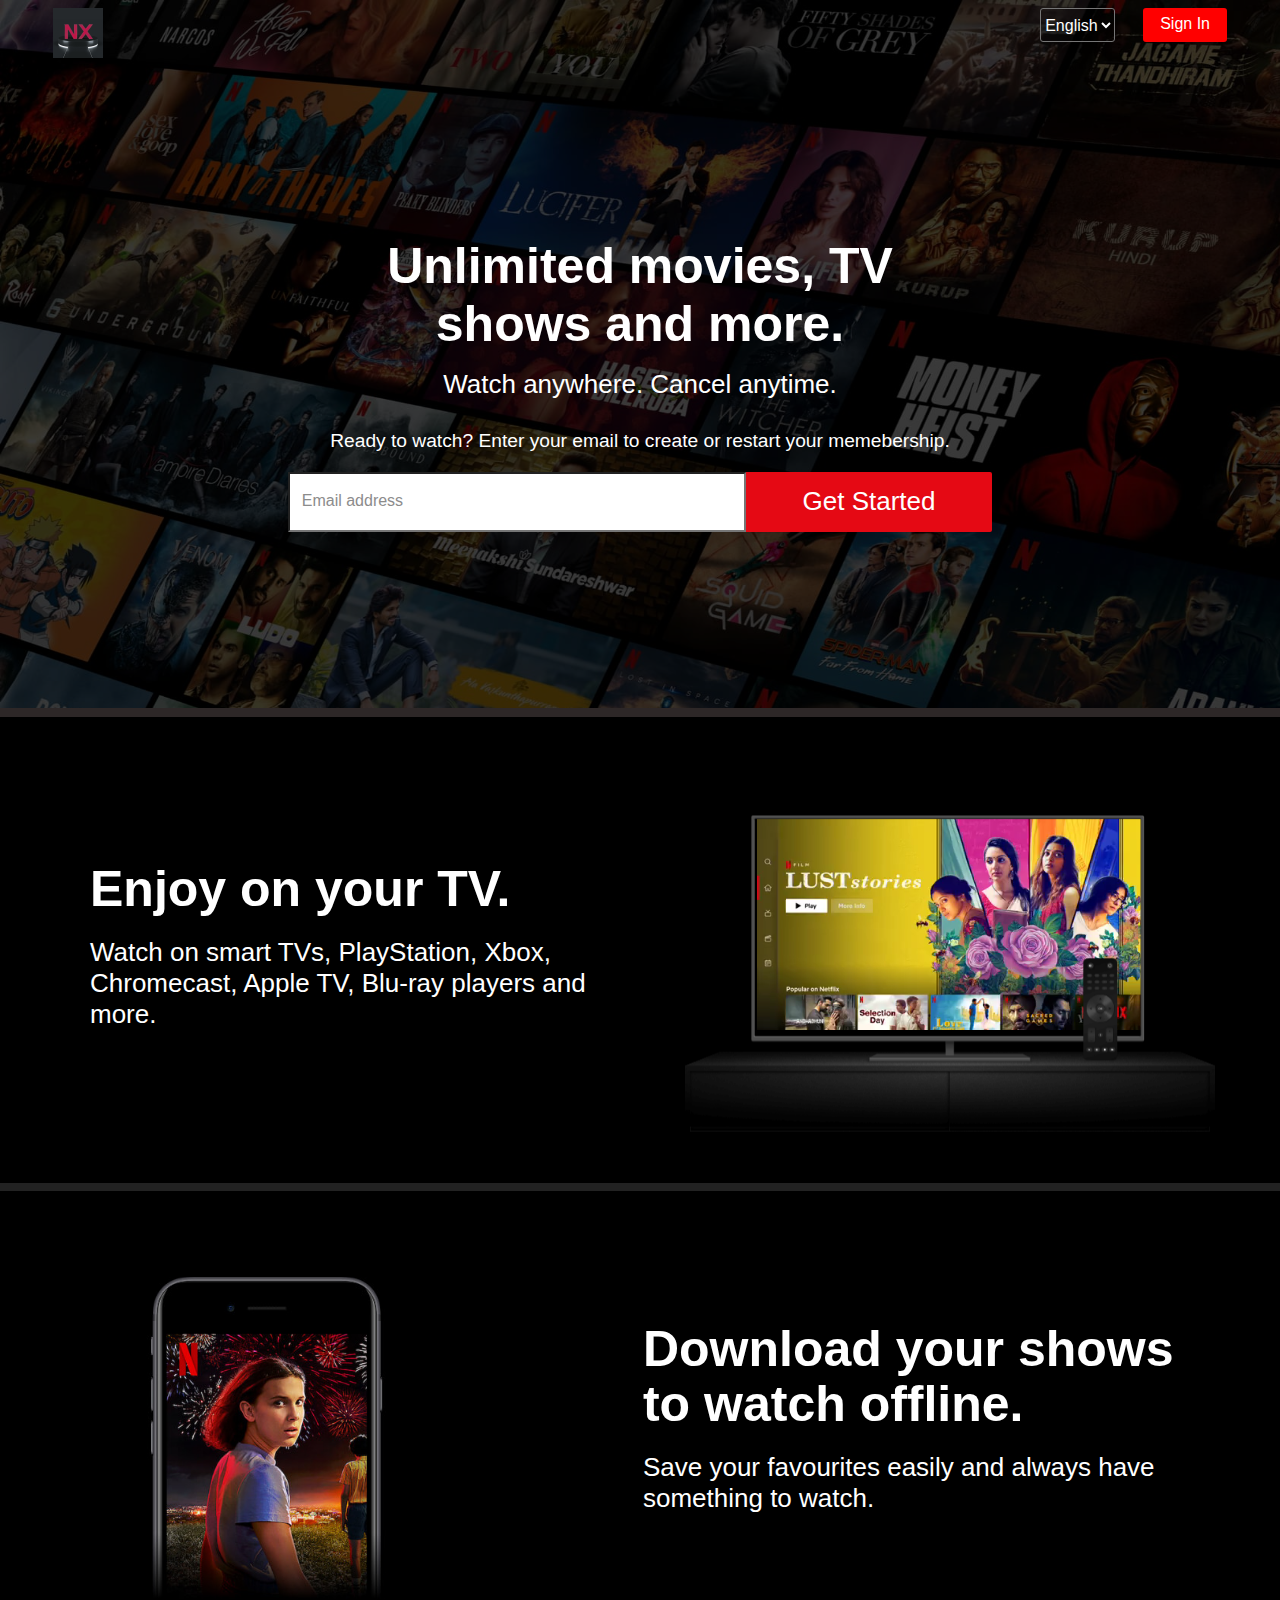
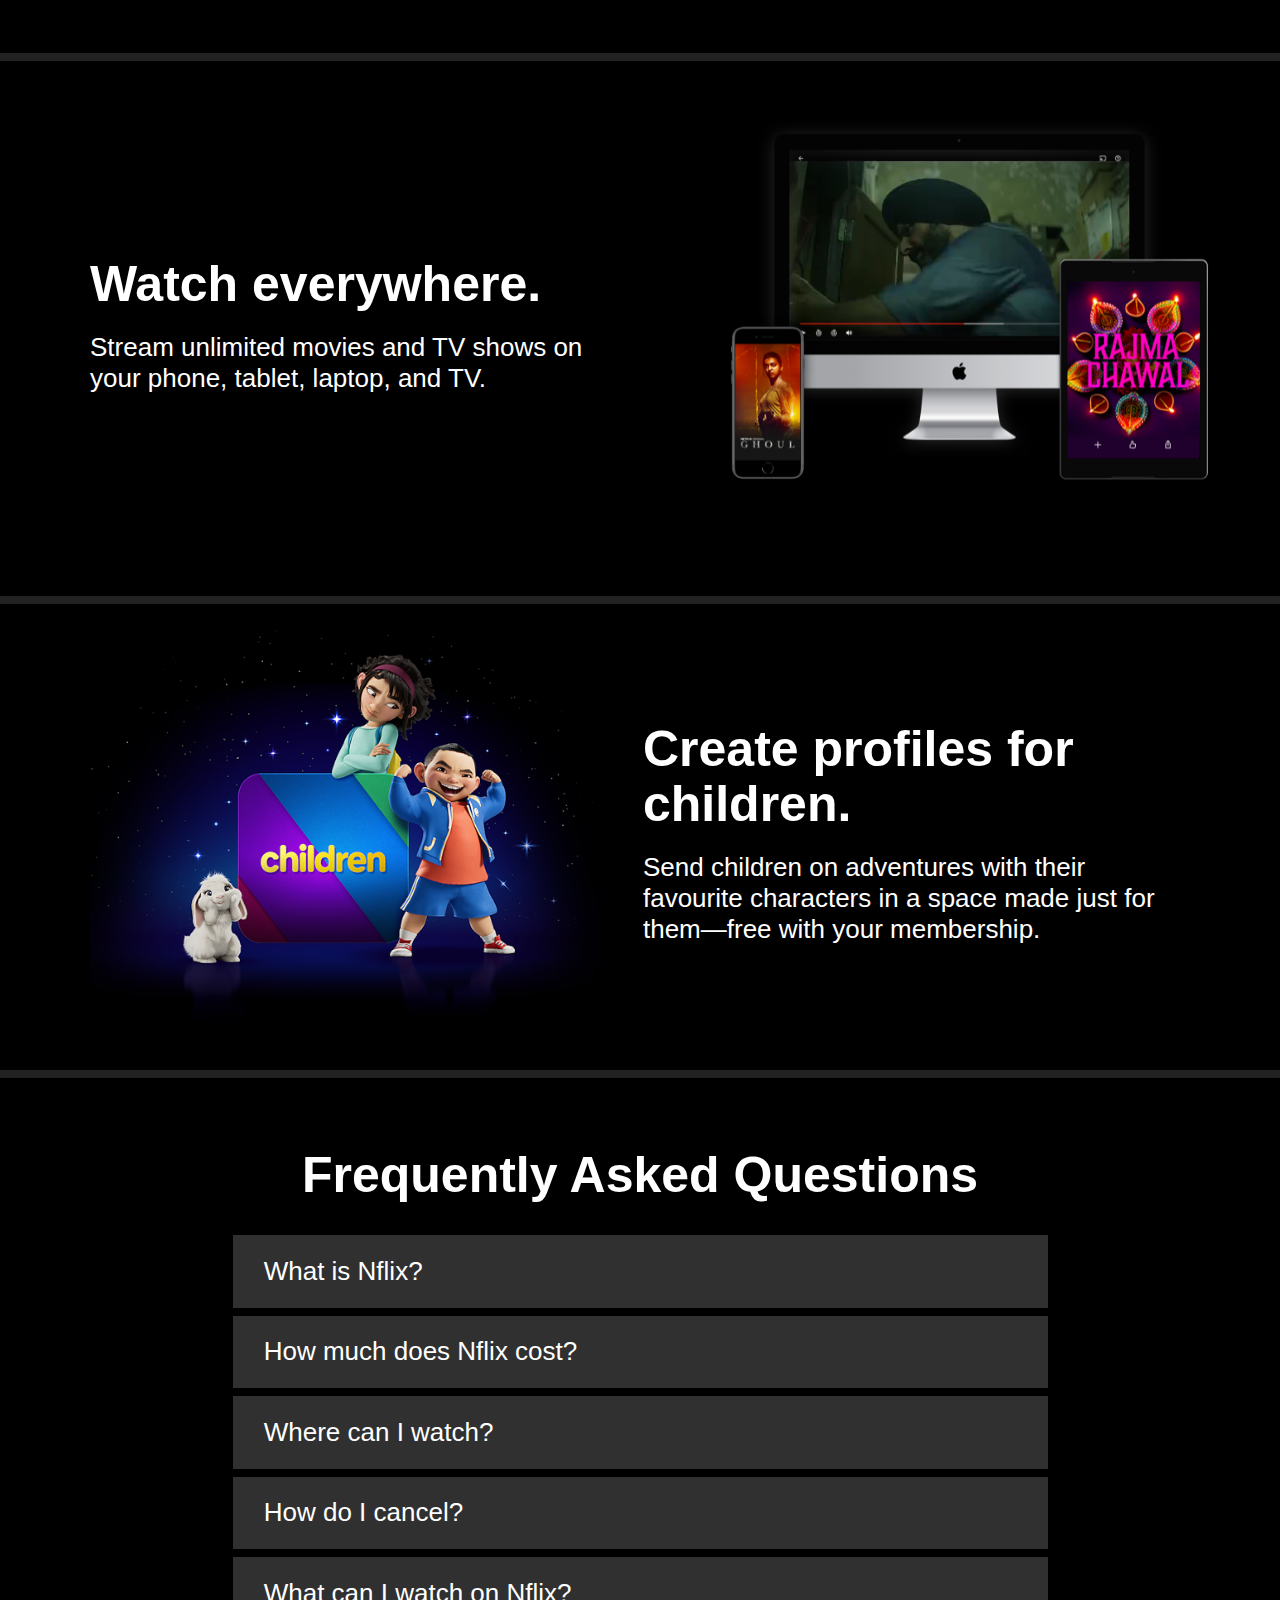
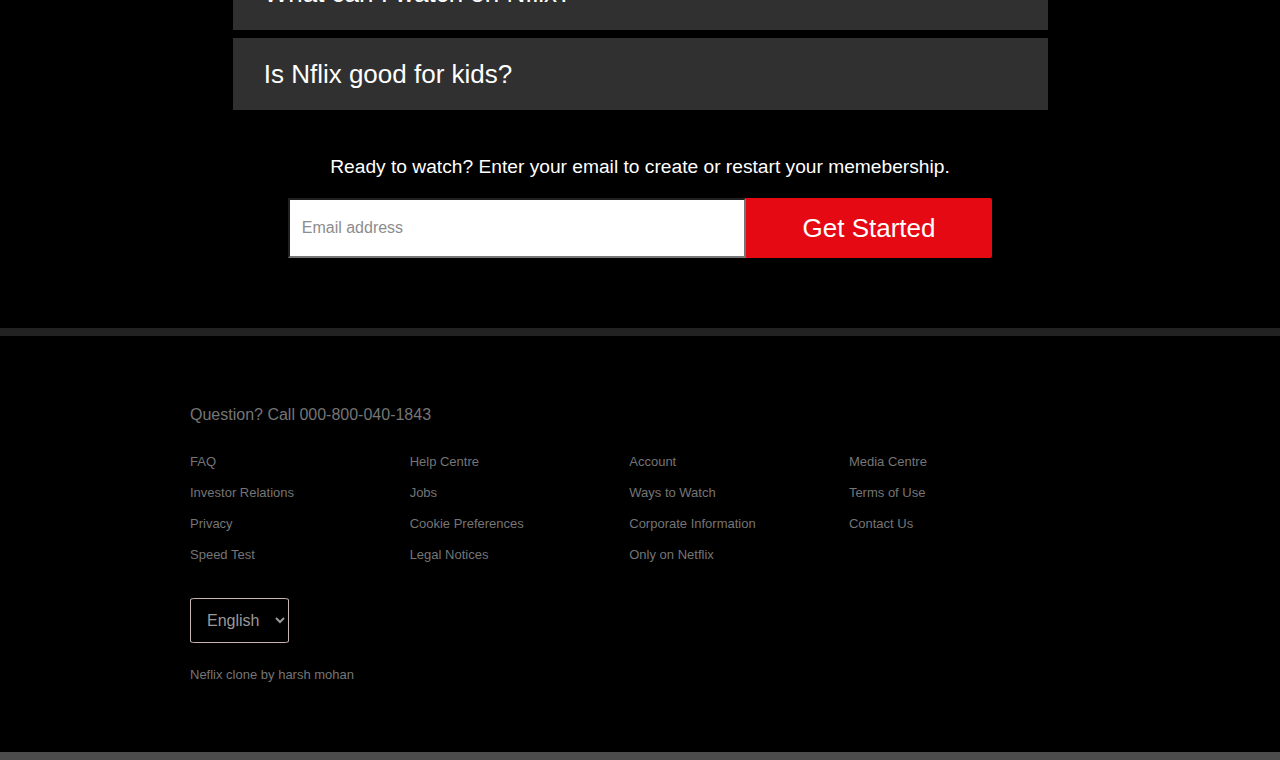
<file: Netflix-Website-Clone/index.html>
<!DOCTYPE html>
<html lang="en">

<head>
    <meta charset="UTF-8">
    <meta http-equiv="X-UA-Compatible" content="IE=edge">
    <meta name="viewport" content="width=device-width, initial-scale=1.0">
    <link rel="stylesheet" href="additionals/styles/style1.css">
    <link rel="stylesheet" href="additionals/styles/style2.css">
    <link rel="stylesheet" href="additionals/styles/style3.css">
    <link rel="stylesheet" href="additionals/styles/style4.css">
    <link rel="stylesheet" href="additionals/styles/style5.css">
    <link rel="stylesheet" href="additionals/styles/style6.css">


    <title>Nflix India - Watch TV Shows Online, Watch Movies Online</title>
    <link rel="icon" href="additionals/main-div/auto-show-designify.png">
</head>

<div class="demo">
    <div class="navbar">
        <span class="logo"><img class="nflix-logo" src="additionals/main-div/auto-show-designify.png" alt="Nflix logo"></span>
        <select name="" id="" class="language" onchange="location=this.value">
            <option value="Nflix-English.html">English</option>
            <option value="Nflix-Hindi.html">हिन्दी</option>
        </select>
        <a href="#" class="sign-button">Sign In</a>
    </div>
    <!-- <div class="background"><img src="background.jpg" alt=""></div> -->
    <div class="heading">
        <h1 class="heading-1">Unlimited movies, TV shows and more.</h1>
        <h2 class="heading-2">Watch anywhere. Cancel anytime.</h2>

        <form action="" class="final-form">
            <h3 class="heading-3">Ready to watch? Enter your email to create or restart your memebership.</h3>
            <div class="email-input">
                <div class=email-1>
                    <input type="email" name="email" id="" class="email-2" placeholder="Email address">
                </div>
                <div class="button-input">
                    <button class="submit-button">Get Started</button>
                </div>
            </div>
        </form>
    </div>
</div>


<div class="sect-1">
    <div class="demo1">
        <div class="main-card-heading">
            <h1 class="card-heading1">Enjoy on your TV.</h1>
            <h2 class="card-heading2">Watch on smart TVs, PlayStation, Xbox, Chromecast, Apple TV, Blu-ray
                players and more.</h2>
        </div>

        <div class="content2">
            <div class="img-cont">
                <img class="main-img" src="additionals/sect-1/tv.png" alt="tv-image">
                <div class="vid-cont">
                    <video autoplay playsinline muted loop class="main-vid"
                        src="additionals/sect-1/tv-video.m4v"></video>
                </div>
            </div>
        </div>
    </div>
</div>

<div class="sect-2">
    <div class="demo1">
        <div class="main-card-heading">
            <h1 class="card-heading1">Download your shows to watch offline.</h1>
            <h2 class="card-heading2">Save your favourites easily and always have something to watch.</h2>
        </div>
        <div class="content2">
            <div class="img-cont">
                <img class="main-img" src="additionals/sect-2/sg-banner.jpg" alt="stranger-thing-image">
            </div>
        </div>
    </div>
</div>

<div class="sect-3">
    <div class="demo1">
        <div class="main-card-heading">
            <h1 class="card-heading1">Watch everywhere.</h1>
            <h2 class="card-heading2">Stream unlimited movies and TV shows on your phone, tablet, laptop, and TV.
            </h2>
        </div>

        <div class="content2">
            <div class="img-cont">
                <img class="main-img" src="additionals/sect-3/apple-tv.png" alt="sacred-games-tv">
                <div class="vid-cont">
                    <video autoplay playsinline muted loop class="main-vid"
                        src="additionals/sect-3/apple-tv-video.m4v"></video>
                </div>
            </div>
        </div>
    </div>
</div>

<div class="sect-4">
    <div class="demo1">
        <div class="main-card-heading">
            <h1 class="card-heading1">Create profiles for children.</h1>
            <h2 class="card-heading2">Send children on adventures with their favourite characters in a space made
                just for them—free with your membership.</h2>
        </div>
        <div class="content2">
            <div class="img-cont">
                <img class="main-img" src="additionals/sect-4/kids.png" alt="for-kids">
            </div>
        </div>
    </div>
</div>

<div class="main-faq">
    <div class="faq-cont">
        <h1 class="faq-heading card-heading1">Frequently Asked Questions</h1>
        <ul class="main-list">
            <li class="faq-item">
                <button class="question card-heading2" onclick="openUp(first)">
                    What is Nflix?
                </button>
                <div id="first" class="answer-close card-heading2">
                    <span>
                        Nflix is a streaming service that offers a wide variety of award-winning TV shows, movies,
                        anime, documentaries and more – on thousands of internet-connected devices.
                        <br><br>
                        You can watch as much as you want, whenever you want, without a single ad – all for one low
                        monthly price. There's always something new to discover, and new TV shows and movies are
                        added
                        every week!
                    </span>
                </div>
            </li>
            <li class="faq-item">
                <button class="question card-heading2" onclick="openUp(second)">
                    How much does Nflix cost?
                </button>
                <div id="second" class="answer-close card-heading2">
                    <span>
                        Watch Netflix on your smartphone, tablet, Smart TV, laptop, or streaming device, all for one
                        fixed monthly fee. Plans range from ₹ 100 to ₹500 a month. No extra costs, no contracts.
                    </span>
                </div>
            </li>
            <li class="faq-item">
                <button class="question card-heading2" onclick="openUp(third)">
                    Where can I watch?
                </button>
                <div id="third" class="answer-close card-heading2">
                    <span>
                        Watch anywhere, anytime. Sign in with your Netflix account to watch instantly on the web at
                        nflix.com from your personal computer or on any internet-connected device that offers the
                        , including smart TVs, smartphones, tablets, streaming media players and game
                        consoles.
                        <br><br>
                        You can also download your favourite shows with the iOS, Android, or Windows 10 app. Use
                        downloads to watch while you're on the go and without an internet connection. Take Nflix
                        with you anywhere.
                    </span>
                </div>
            </li>
            <li class="faq-item">
                <button class="question card-heading2" onclick="openUp(fourth)">
                    How do I cancel?
                </button>
                <div id="fourth" class="answer-close card-heading2">
                    <span>
                        Nflix is flexible. There are no annoying contracts and no commitments. You can easily
                        cancel your account online in two clicks. There are no cancellation fees – start or stop
                        your account anytime.
                    </span>
                </div>
            </li>
            <li class="faq-item">
                <button class="question card-heading2" onclick="openUp(fifth)">
                    What can I watch on Nflix?
                </button>
                <div id="fifth" class="answer-close card-heading2">
                    <span>
                        Nflix has an extensive library of feature films, documentaries, TV shows, anime,
                        award-winning Netflix originals, and more. Watch as much as you want, anytime you want.
                    </span>
                </div>
            </li>
            <li class="faq-item">
                <button class="question card-heading2" onclick="openUp(sixth)">
                    Is Nflix good for kids?
                </button>
                <div id="sixth" class="answer-close card-heading2">
                    <span>
                        The Nflix Kids experience is included in your membership to give parents control while
                        kids enjoy family-friendly TV shows and films in their own space.
                        <br><br>
                        Kids profiles come with PIN-protected parental controls that let you restrict the maturity
                        rating of content kids can watch and block specific titles you don’t want kids to see.
                    </span>
                </div>
            </li>
        </ul>

        <div class="heading-footer">
            <form action="" class="final-form">
                <h3 class="heading-3">Ready to watch? Enter your email to create or restart your memebership.</h3>
                <div class="email-input">
                    <div class=email-1>
                        <input type="email" name="email" id="" class="email-2" placeholder="Email address">
                    </div>
                    <div class="button-input">
                        <button class="submit-button">Get Started</button>
                    </div>
                </div>
            </form>
        </div>
    </div>
</div>
<div class="main-footer-container">
    <div class="footer-container">
        <div class="footer-content">
            <p class="footer-heading">
                Question? Call
                <a class="footer-heading-anchor" href="tel:000-800-040-1843">000-800-040-1843</a>
            </p>
            <ul class="footer-list">
                <li class="footer-list-item">
                    <a href="https://help.netflix.com/en/node/412" target="_blank" class="footer-list-anchor">
                        FAQ
                    </a>
                </li>
                <li class="footer-list-item">
                    <a href="https://help.netflix.com/en/" target="_blank" class="footer-list-anchor">
                        Help Centre
                    </a>
                </li>
                <li class="footer-list-item">
                    <a href="https://www.netflix.com/in/login?nextpage=https%3A%2F%2Fwww.netflix.com%2Fyouraccount"
                        target="_blank" class="footer-list-anchor">
                        Account
                    </a>
                </li>
                <li class="footer-list-item">
                    <a href="https://media.netflix.com/en/" target="_blank" class="footer-list-anchor">
                        Media Centre
                    </a>
                </li>
                <li class="footer-list-item">
                    <a href="https://ir.netflix.net/ir-overview/profile/default.aspx" target="_blank"
                        class="footer-list-anchor">
                        Investor Relations
                    </a>
                </li>
                <li class="footer-list-item">
                    <a href="https://jobs.netflix.com/" target="_blank" class="footer-list-anchor">
                        Jobs
                    </a>
                </li>
                <li class="footer-list-item">
                    <a href="https://devices.netflix.com/en/" target="_blank" class="footer-list-anchor">
                        Ways to Watch
                    </a>
                </li>
                <li class="footer-list-item">
                    <a href="https://help.netflix.com/legal/termsofuse" target="_blank" class="footer-list-anchor">
                        Terms of Use
                    </a>
                </li>
                <li class="footer-list-item">
                    <a href="https://help.netflix.com/legal/privacy" target="_blank" class="footer-list-anchor">
                        Privacy
                    </a>
                </li>
                <li class="footer-list-item">
                    <a href="#" target="_blank" class="footer-list-anchor">
                        Cookie Preferences
                    </a>
                </li>
                <li class="footer-list-item">
                    <a href="https://help.netflix.com/legal/corpinfo" target="_blank" class="footer-list-anchor">
                        Corporate Information
                    </a>
                </li>
                <li class="footer-list-item">
                    <a href="https://help.netflix.com/en/contactus" target="_blank" class="footer-list-anchor">
                        Contact Us
                    </a>
                </li>
                <li class="footer-list-item">
                    <a href="https://fast.com/" target="_blank" class="footer-list-anchor">
                        Speed Test
                    </a>
                </li>
                <li class="footer-list-item">
                    <a href="https://help.netflix.com/legal/notices" target="_blank" class="footer-list-anchor">
                        Legal Notices
                    </a>
                </li>
                <li class="footer-list-item">
                    <a href="https://www.netflix.com/in/browse/genre/839338" target="_blank" class="footer-list-anchor">
                        Only on Netflix
                    </a>
                </li>
            </ul>
            <div class="footer-language-container">
                <select name="" id="language-select" onchange="location=this.value">
                    <option value="Nflix-English.html">English</option>
                    <option value="Nflix-Hindi.html">हिन्दी</option>
                </select>
            </div>
            <p class="final-footer">Neflix clone by harsh mohan</p>
        </div>
    </div>
</div>

<script src="additionals/styles/script.js"></script>
</body>

</html>
</file>
<file: Netflix-Website-Clone/additionals/styles/style1.css>
body{
    background: linear-gradient(
        rgba(0, 0, 0, 0.7), 
        rgba(0, 0, 0, 0.7)),
        url(background.jpg) no-repeat;
        background-size: 1519px 748px;
        object-fit: scale-down;
}



/* body{
    background: linear-gradient(
        to top, rgba(0,0,0,1.8) ,rgba(0,0,0,0) 56%, rgba(0,0,0,1.8) 100%),
        url(background.jpg) no-repeat;
        background-size: 1519px 748px;
        object-fit: scale-down;
} */


*{
    font-family: Arial, Helvetica, sans-serif;
}


.navbar{
    /* border: 2px solid black; */
    display: flex;
    margin: 0px 45px;
    justify-content:flex-start;
    /* flex-flow: row nowrap; */
    direction: ltr;
}

.logo{
    margin-right: auto;
    /* margin-right: 1018.81px; */
}

.netflix-logo{
    width: 167px;
    height: 50px; 
}

.language{
    display: inline-block;
    margin-right: 2rem;
    margin-bottom: 20px;

    font-size: 16px;
    background: none;
    color: white;
    border-radius: 3px;
    /* justify-items:flex-end; */    
}

option{
        background-color:#8c8c8c;
    }

.sign-button{
    text-decoration: none;
    background-color: red;
    color: white;
    font-weight: 400;
    font-size: 1rem;
    padding: 7px 17px;
    border-radius: 3px;
    line-height: normal;
    margin: 0px 0px 20px 0px;
}
</file>
<file: Netflix-Website-Clone/additionals/styles/style2.css>
.heading{
    color: white;
    /* width: 950px;
    height: 508px; */
    /* border: 2px solid white; */
    padding: 75px 0px;
    margin: 100px auto;
    /* width: 62.5%; */

    position: relative;
    width: 100%;
    /* padding: 75px 0; */
    max-width: 950px;
    /* max-width: 950px; */

    /* margin: 0 auto; */



    /* margin:200px 500px;  */
    /* max-width: 950px; */
    
}
.heading-1{
    margin:0px auto;
    font-size: 64px;
    text-align: center;
    max-width: 640px;
}

.heading-2{
    margin: 16px auto;
    font-size: 26px;
    text-align: center;
    font-weight: 100;
    max-width: 640px;

}

.final-form{
    display: flex;
    flex-wrap: wrap;
    flex-direction: column;
    padding: 0.85rem 0px 0px 0px;
    max-width: 950px;
}

.heading-3{
    font-size: 18px;
    font-weight: 100;
    text-align: center;
    padding: 0px 47.5px 20px 47.5px;
    margin: auto;
    max-width: 450px;
}

.email-input{
    display: flex;
    flex-wrap: wrap;
    flex-direction: row;
    justify-content: center;
    /* width: 500px;
    height: 70px; */
    /* border: 2px solid white; */
}
/* .email-1{
    display: flex;
    width: 500px;
    height: 70px;
} */
.email-2{
    min-width:500px;
    height: 64px;
    border-top-right-radius: 0px ;
    border-bottom-right-radius: 0px;
}
::placeholder{
    font-family: Arial, Helvetica, sans-serif;
    font-size: 16px;
    padding: 10px 10px 0px 10px;
    color: #8c8c8c;
}



.submit-button{
    width: 246.53px;
    min-height: 70px;
    font-family: Arial, Helvetica, sans-serif;
    font-size: 16px;
    color: white;
    min-height: 40px;
    background-color:  #e50914;
    border-top-right-radius: 2px;
    border-bottom-right-radius: 2px;
    border: black;
}

.submit-button:hover{
    cursor: pointer;
    background-color: rgb(216, 90, 23);
}
.submit-button:active{
    background-color: rgb(163, 64, 11);
}
</file>
<file: Netflix-Website-Clone/additionals/styles/style3.css>
.sect-1{
    position: relative;
    border-bottom: 8px solid #222;
    padding: 70px 45px;
    margin-bottom: 0;
    background: 0 0;
    background-color: black;
    color: #fff;
    margin: -35px -8px 10px -8px;
    border-top: 9px solid rgb(45, 39, 39);
    /* border: 2px solid white; */
}
.sect-1-hindi{
    margin: -50px -8px 10px -8px;
}

.demo1{
    max-width: 1100px;
    margin: 0 auto;
    display: flex;
    align-items: center;
    justify-content: space-between;
}

.main-card-heading{
    margin: -5% 0;
    width: 52%;
    height: 100%;
    flex: 0 1 auto;
    padding: 0 3rem 0 0;
    z-index: 3;  
} 

.card-heading1{
    font-size: 3.125rem;
    line-height: 1.1;
    margin-bottom: 0.5rem;
    margin: 0 0 0.4em 0;
}
.card-heading2{
    font-size: 1.625rem;
    font-weight: 400;
    margin: 0.75em 0 0.25em 0;
}

.content2{
    width: 48%;
    height: 100%;
    display: flex;
    flex: 0 1 auto;
}

.img-cont{
    position: relative;
    /* overflow: hidden; */
    margin: -10% -5% -5% 0;
}
.main-img{
    position: relative;
    z-index: 2;
    max-width: 100%;
    height: auto;
    /* border: 0;  */
}
.vid-cont{
    width: 100%;
    height: 100%;
    max-width: 73%;
    max-height: 54%;
    position: absolute;
    top: 46%;
    left: 50%;
    transform: translate(-50%,-50%);
}
.main-vid{
    width: 100%;
    height: 100%;
    display: inline-block;
    vertical-align: baseline;
    object-fit: contain;
}

.sect-2{
    position: relative;
    border-bottom: 8px solid #222;
    padding: 70px 45px;
    margin-bottom: 0;
    background: 0 0;
    background-color: black;
    color: #fff;
    margin: -10px -8px 10px -8px;
    /* border: 2px solid white; */
}
.sect-2 .demo1{
    max-width: 1100px;
    margin: 0 auto;
    display: flex;
    align-items: center;
    justify-content: space-between;
    flex-flow: row-reverse;
}
.sect-2 .main-card-heading{
    /* margin: -5% 0; */
    width: 52%;
    height: 100%;
    flex: 0 1 auto;
    padding: 0 0 0 3rem;
    z-index: 3;  
}

.sect-2 .card-heading1{
    font-size: 3.125rem;
    line-height: 1.1;
    margin-bottom: 0.5rem;
    margin: 0 0 0.4em;
}
.sect-2 .card-heading2{
    font-size: 1.625rem;
    font-weight: 400;
    margin: 0.75em 0 0.25em 0;
}

.sect-2 .content2{
    width: 48%;
    height: 100%;
    display: flex;
    flex: 0 1 auto;
    box-sizing: border-box;
}

.sect-2 .img-cont{
    position: relative;
    overflow: hidden;
    margin: -8% 0 -4% -15%;
    min-height: 100px;
    width: 100%;
}
.sect-2 .main-img{
    max-width: 100%;
    height: auto;
    border: 0;
}


.sect-3{
    position: relative;
    border-bottom: 8px solid #222;
    padding: 70px 45px;
    margin-bottom: 0;
    background: 0 0;
    background-color: black;
    color: #fff;
    margin: -10px -8px 10px -8px;
    /* border: 2px solid white; */
}

.sect-3 .main-card-heading{
    margin: -2% 0;
    width: 52%;
    height: 100%;
    flex: 0 1 auto;
    padding: 0 3rem 0 0;
    z-index: 3;  
} 

.sect-3 .img-cont{
    position: relative;
    overflow: hidden;
    margin: -5% -10% 0 0;
}

.sect-3 .vid-cont{
    width: 100%;
    height: 100%;
    max-width: 63%;
    max-height: 47%;
    position: absolute;
    top: 34%;
    left: 50%;
    transform: translate(-50%,-50%);
}


.sect-4{
    position: relative;
    border-bottom: 8px solid #222;
    padding: 70px 45px;
    margin-bottom: 0;
    background: 0 0;
    background-color: black;
    color: #fff;
    margin: -10px -8px 10px -8px;
    /* border: 2px solid white; */
}
.sect-4 .demo1{
    max-width: 1100px;
    margin: 0 auto;
    display: flex;
    align-items: center;
    justify-content: space-between;
    flex-flow: row-reverse;
}
.sect-4 .main-card-heading{
    /* margin: -5% 0; */
    width: 52%;
    height: 100%;
    flex: 0 1 auto;
    padding: 0 0 0 3rem;
    z-index: 3;  
}

.sect-4 .card-heading1{
    font-size: 3.125rem;
    line-height: 1.1;
    margin-bottom: 0.5rem;
    margin: 0 0 0.4em;
}
.sect-4 .card-heading2{
    font-size: 1.625rem;
    font-weight: 400;
    margin: 0.75em 0 0.25em;
}

.sect-4 .content2{
    width: 48%;
    height: 100%;
    display: flex;
    flex: 0 1 auto;
}

.sect-4 .img-cont{
    position: relative;
    overflow: hidden;
    /* margin: -10% -5% -5% 0; */
}
.sect-4 .main-img{
    max-width: 100%;
    height: auto;
    border: 0;
}
</file>
<file: Netflix-Website-Clone/additionals/styles/style4.css>
.main-faq{
    border-bottom: 8px solid #222;
    padding: 70px 45px;
    background-color: black;
    margin: -10px -8px 10px -8px;
    position: relative;
    margin-bottom: 0;
    text-align: center;
    /* background: 0 0; */
    color: #fff;
}
.faq-cont{
    /* font-size: 50px; */
    font-weight: 400;
}
/* .faq-heading {
    font-size: 3.125rem;
    line-height: 1.1;
    margin: 0 0 0.4em 0;
    margin-bottom: 0.5rem;
} */
.main-list{
    margin: 2em auto;
    max-width: 815px;
    padding: 0;

}
.faq-item{
    list-style-type: none;
    /* text-decoration: none; */
    margin: 0 0 8px 0;
}
.question{
    padding: 0.8em 2.2em 0.8em 1.2em;
    margin:0 0 1px 0;
    color: #fff;
    font-size: 26px;
    /* font-weight: 400; */
    position: relative;
    width: 100%;
    border: 0;
    display: block;
    text-align: left;
    background: #303030;
    cursor: pointer;
}

.answer-close{
    display: none;
}
.answer-open{
    background:#303030;
    font-size: 26px;
    font-weight: 400;
    text-align: left;
    padding: 1.2em;
    display: inline-block !important;  
    margin:0;
}

.heading-footer{
    color: white;
    padding: 0px 0px;
    margin: 0px auto;
    position: relative;
    width: 100%;
    max-width: 950px;
}
</file>
<file: Netflix-Website-Clone/additionals/styles/style5.css>
.main-footer-container{
    padding: 70px 45px;
    background-color: black;
    margin: 0px -8px 10px -8px;
    position: relative;
    margin-bottom: 0;
    /* text-align: center; */
    color: #757575;
}

.footer-container{
    max-width: 1000px;
    margin: 0 auto;
}

.footer-content{
    margin: 0 auto;
    width: 90%;
}

.footer-heading{
    padding: 0;
    margin: 0 0 30px;
    font-size: 1em;
    color: #757575;
}
.footer-heading-anchor{
    text-decoration: none;
    color: #757575;
}
a:hover{
    text-decoration: underline;
}

.footer-list{
    padding: 0;
    font-size: 13px;
    text-decoration: none;
}

.footer-list-item{
    list-style: none;
    margin-left: 0;
    display: inline-block;
    box-sizing: border-box;
    padding:0;
    margin: 0 0 16px 0;
    min-width: 100px;
    width: 24%;
    padding-right: 12px;
    vertical-align: top;
}

.footer-list-anchor{
    color:#757575;
    text-decoration: none;
}

.footer-language-container{
    margin-top: 20px;
}
#language-select{
    background-color: black;
    color: #999;
    font-size: 16px;
    border: 1px solid #c9b4b4;
    border-radius: 5%;
    padding: 12px;
    background-image: none;
}
#language-select option{
    background-color: black;
}

.final-footer{
    font-size: 13px;
    margin: 24px 0 0 0;
}
</file>
<file: Netflix-Website-Clone/additionals/styles/style6.css>
@media only screen and (min-width: 950px) and (max-width: 1449px), only screen and (min-width: 1450px){
    .heading{
        max-width: 950px;
    }
    .heading-1{
        font-size: 4rem;
    }
    .heading-3{
        font-size: 19.2px;
        max-width: none;
    }
    .submit-button{
        font-size: 30px;
        min-height: 70px;}
}



@media only screen and (min-width: 1450px){
    .heading-1 {
        max-width: 800px;
        /* margin: ; */
    }
    .heading-2 {
        max-width: 800px;
    }
}



@media only screen and (min-width: 950px) and (max-width:1449px) {
    .language{
        margin-right: 1.75rem;
    }
    .netflix-logo{
        width: 134px;
        height: 36px; 
    }
    .heading-1{
        font-size: 3.125rem;
        margin: 0px auto;
        /* margin: 0px 10%; */
    }
    .heading-3{
        font-size: 19.2px;
        /* margin: 16px 155px; */
        max-width: none;
    }
    .email-2{
        min-width: 450px;
        height: 54px!important;
    }
    .submit-button{
        font-size: 1.625rem;
        min-height: 60px;
    }
    .sect-1{
        margin: 101px -8px 10px -8px;
    }
    .sect-1-hindi{
        margin: -4px -8px 10px -8px;
    }
}



@media only screen and (min-width: 740px) and (max-width: 950px){
    .language{
        margin-right: 1.5rem;
    }
    .netflix-logo{
        width: 108px;
        height: 32px; 
    }  
    .heading{
        max-width: 640px;
    }
    .heading-3{
        font-size: 23px;
        max-width: none;
    }    
    .heading-1 {
        font-size: 3.125rem;
    }
    .email-2{
        height: 54px;
    }
    .heading-3{
        padding-right: 10%;
        padding-left: 10%;
    }
    .sect-1{
        margin: -75px -8px 10px -8px;
    }
    .sect-1-hindi{
       margin: -108px -8px 10px -8px;
    }

    .demo1, .sect-3 .demo1, .sect-2 .demo1, .sect-4 .demo1{
        flex-direction: column;
        align-items: center;
        justify-content: center;
    }
    .card-heading1, .sect-3 .card-heading1 ,.sect-2 .card-heading1 , .sect-4 .card-heading1 {
        font-size: 40px;
    }
    .card-heading2, .sect-3 .card-heading2 ,.sect-2 .card-heading2, .sect-4 .card-heading2{
        font-size: 20px;
    }
    .main-card-heading, .sect-3 .main-card-heading ,.sect-2 .main-card-heading, .sect-4 .main-card-heading{
        margin: 0;
        width: 100%;
        text-align: center;
        padding: 0;
    } 
    .content2, .sect-3 .content2, .sect-2 .content2, .sect-4 .content2{
        width: 100%;
        max-width: 600px;
        margin-top: 1rem;
    }
    .sect-2 .img-cont{
        margin: -8% 0 0 0 ;
    }
    .main-list{
        width: 90%;
        margin: 1.5rem auto;
    }
}



@media only screen and (min-width: 550px) and (max-width: 740px){
    .language{
        margin-right: 1.25rem;
    }
    .netflix-logo{
        width: 108px;
        height: 32px; 
    }
    .heading{
        max-width: 640px;
    }
    .heading-3{
        font-size: 18px;
        padding-left: 25%;
        padding-right: 25%;
    }
    .heading-1 {
        font-size: 3.125rem;
    }
    .email-2{
        height: 42px;
    }
    .sect-1{
        margin: -41px -8px 10px -8px;
    }
    .demo1, .sect-3 .demo1, .sect-2 .demo1, .sect-4 .demo1{
        flex-direction: column;
        align-items: center;
        justify-content: center;
    }
    .card-heading1, .sect-3 .card-heading1 ,.sect-2 .card-heading1 , .sect-4 .card-heading1 {
        font-size: 40px;
    }
    .card-heading2, .sect-3 .card-heading2 ,.sect-2 .card-heading2, .sect-4 .card-heading2{
        font-size: 20px;
    }
    .main-card-heading, .sect-3 .main-card-heading ,.sect-2 .main-card-heading, .sect-4 .main-card-heading{
        margin: 0;
        width: 100%;
        text-align: center;
        padding: 0;
    } 
    .content2, .sect-3 .content2, .sect-2 .content2, .sect-4 .content2{
        width: 100%;
        max-width: 600px;
        margin-top: 1rem;
    }
    .sect-2 .img-cont{
        margin: -8% 0 0 0 ;
    }
    .main-list{
        width: 90%;
        margin: 1.5rem auto;
    }  
}



@media only screen and (min-width: 200px) and (max-width: 550px){
    .navbar{
        margin: 0px 24.15px;
    }
    .language{
        margin-right: 0.75rem;
        height: 27px;
    }
    .netflix-logo{
        width: 90px;
        height: 24px; 
    }
    .sign-button{
        padding: 4px 8px;
        font-size: 14.4px;

        /* text-decoration: none;
        background-color: red;
        color: white;
        font-weight: 400;
        border-radius: 3px;
        line-height: normal;
        margin: 0px 0px 20px 0px; */
    }
    .sign-button-hindi{
        padding: 4px 0px;
    }
    .heading{
        padding: 30px 0px;
        margin: 50px auto;
    }
    .heading-1 {
        font-size: 28px;
    }
    .heading-2 {
        font-size: 18px;
    }
    .heading-3{
        padding: 0px 2%;
        /* padding: 0px 0px 20px 47.5px; */
    }
    .email-1{
        padding: 5px;
    }
    .email-2{
        height: 42px;
        min-width: 400px;
    }
    .sect-1, .sect-2, .sect-3, .sect-4{
        /* margin: -10px -26px 10px -8px; */
        padding: 50px 5%;
    }
    .sect-1{
        /* margin: 277px -8px 10px -8px; */
        margin : -40px -8px 10px -8px; ;
        border-top: 9px solid rgb(45 39 39);
    }
    .demo1, .sect-3 .demo1, .sect-2 .demo1, .sect-4 .demo1{
        flex-direction: column;
        align-items: center;
        justify-content: center;
    }
    .card-heading1, .sect-3 .card-heading1 ,.sect-2 .card-heading1 , .sect-4 .card-heading1 {
        font-size: 26px;
    }
    .card-heading2, .sect-3 .card-heading2 ,.sect-2 .card-heading2, .sect-4 .card-heading2{
        font-size: 18px;
    }
    .main-card-heading, .sect-3 .main-card-heading ,.sect-2 .main-card-heading, .sect-4 .main-card-heading{
        margin: 0;
        width: 100%;
        text-align: center;
        padding: 0;
    } 
    .content2, .sect-3 .content2, .sect-2 .content2, .sect-4 .content2{
        width: 100%;
        max-width: 600px;
        margin-top: 1rem;
    }
    .img-cont{
        margin: -10% 0 0 0;
    }
    .sect-2 .img-cont{
        margin: -8% 0 0 0 ;
    }
    .sect-3 .img-cont{
        margin: -5% 0 0 0 ;
    }
    .sect-4 .img-cont{
        margin: 0 auto ;
    }
    .main-faq{
        padding: 50px 0;
    }
    .faq-heading{
        padding: 0 5% 0 5%;
    }
    .main-list{
        margin: 20px auto;
    }
    .main-footer-container{
        padding: 50px 5%;
    }
    /* .footer-list{
        margin: 0;
    } */
    .footer-list-item{
        width: 49%;
    }
}



@media only screen and (min-width: 400px) and (max-width: 500px){
    .email-1{
        padding: 5px;
    }
    .email-2{
        height: 42px;
        min-width: 350px;
    }
}



@media only screen and (min-width: 300px) and (max-width: 400px){
    .email-1{
        padding: 5px;
    }
    .email-2{
        height: 42px;
        min-width: 300px;
    }
}



@media only screen and (min-width: 300px) and (max-width: 400px){
    .email-1{
        padding: 5px;
    }
    .email-2{
        height: 42px;
        min-width: 280px;
    }
}



@media screen and (min-width: 740px){
    heading-1 {
        font-size: 38px;
    }
}



@media only screen and (max-width: 950px){
    .email-input{
        flex-direction: column;
        align-items: center;
    }
    .submit-button{
        padding: 0px 16px;
        margin: 14px 0px;
        width: 131.93px;

    }
}

@media only screen and (min-width: 1540px) and (max-width: 2560px){
    body{
        background-size:2560px 1000px ;
    }
}
</file>
